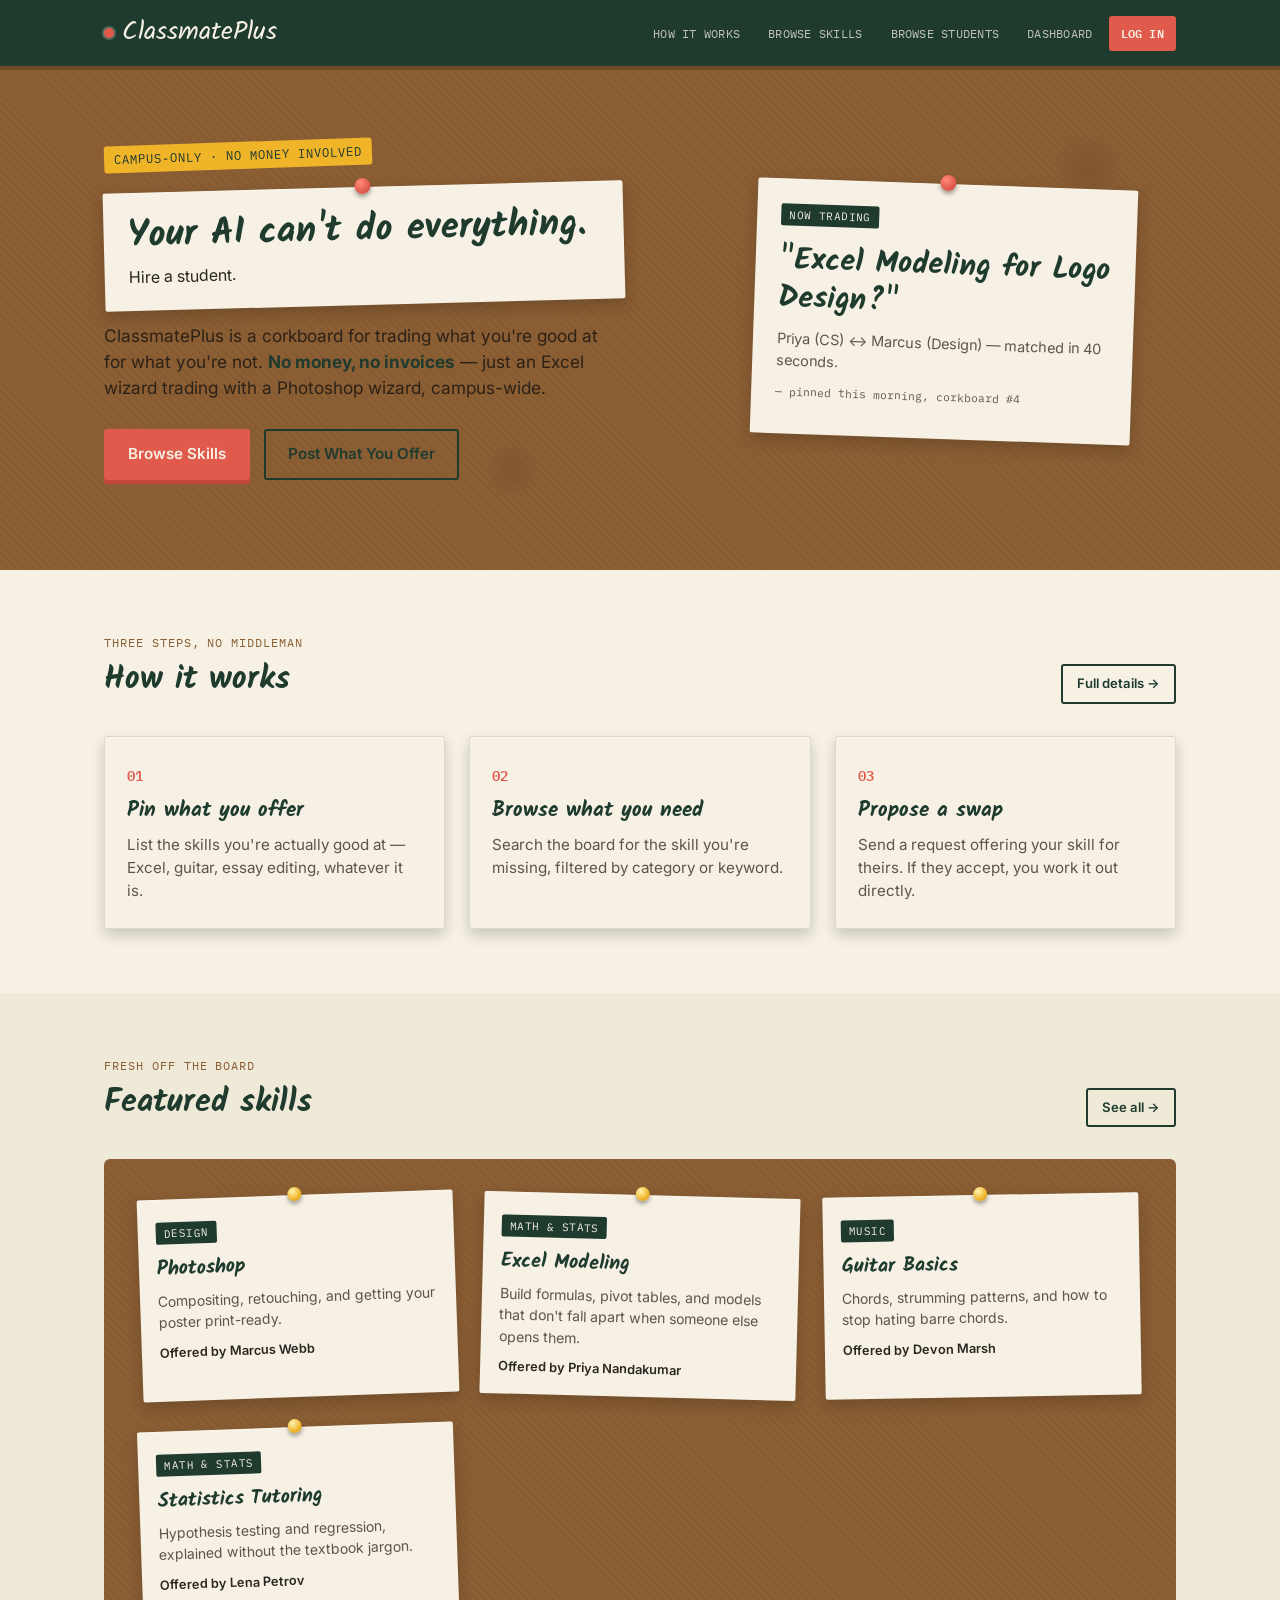
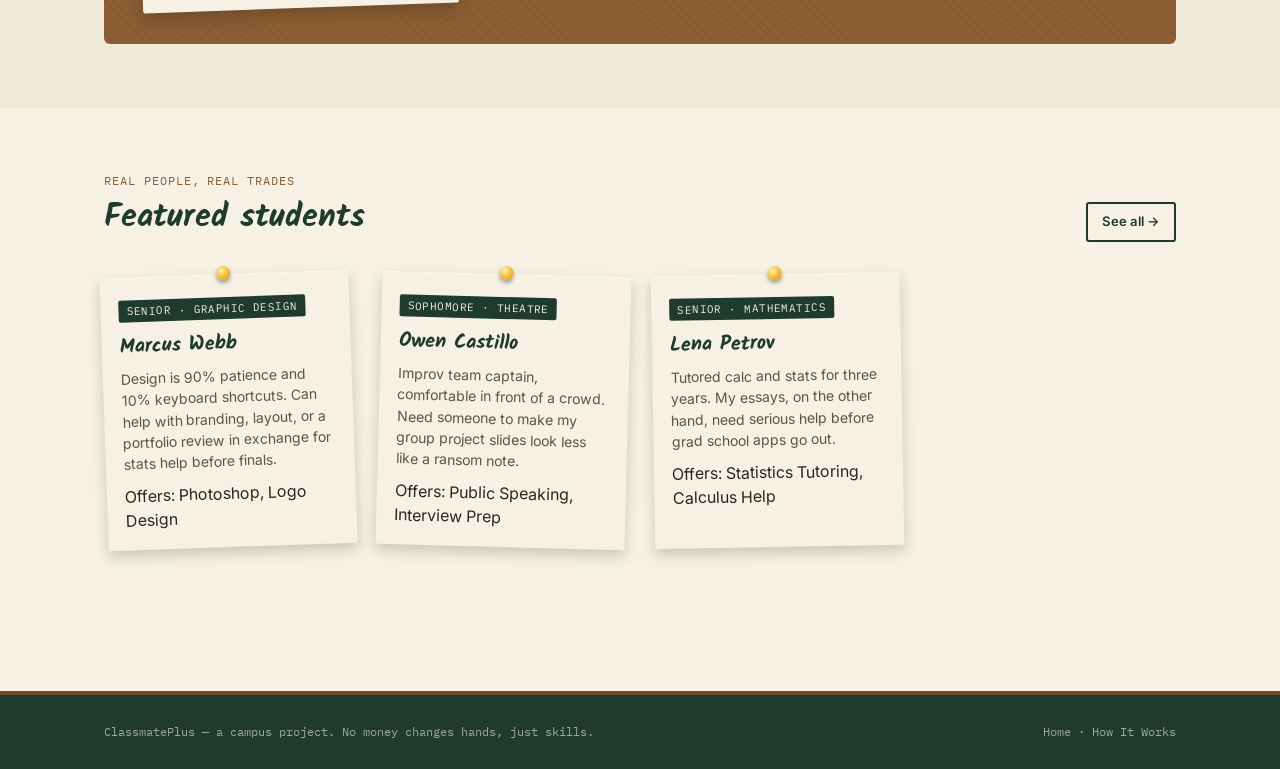
<file: index.html>
<!DOCTYPE html>
<html lang="en">
<head>
<meta charset="UTF-8">
<meta name="viewport" content="width=device-width, initial-scale=1.0">
<title>ClassmatePlus — Your AI can't do everything. Hire a student.</title>
<link rel="stylesheet" href="css/style.css">
</head>
<body data-page="home">

  <section class="corkboard">
    <div class="container hero-grid">
      <div class="hero-copy">
        <span class="eyebrow">Campus-only · No money involved</span>
        <div class="pin-card" style="max-width:520px; transform:rotate(-1.5deg);">
          <h1 style="font-family:var(--font-display); font-size:2.3rem; margin:0 0 6px; color:var(--board); line-height:1.2;">
            Your AI can't do everything.
          </h1>
          <p class="tagline-2" style="margin:0;">Hire a student.</p>
        </div>
        <p class="sub">ClassmatePlus is a corkboard for trading what you're good at for what you're not.
          <strong>No money, no invoices</strong> — just an Excel wizard trading with a Photoshop
          wizard, campus-wide.</p>
        <div class="hero-actions">
          <a href="pages/browse-skills.html" class="btn btn-primary">Browse Skills</a>
          <a href="pages/login-register.html" class="btn btn-outline">Post What You Offer</a>
        </div>
      </div>

      <div class="hero-card pin-card">
        <span class="tag">Now Trading</span>
        <h1>"Excel Modeling for Logo Design?"</h1>
        <p style="font-size:0.9rem; color:var(--ink-soft); margin:0 0 6px;">
          Priya (CS) ↔ Marcus (Design) — matched in 40 seconds.
        </p>
        <p class="scribble">— pinned this morning, corkboard #4</p>
      </div>
    </div>
  </section>

  <section class="section">
    <div class="container">
      <div class="section-head">
        <div>
          <p class="eyebrow-line">Three steps, no middleman</p>
          <h2>How it works</h2>
        </div>
        <a href="pages/how-it-works.html" class="btn btn-outline btn-sm">Full details →</a>
      </div>
      <div class="steps">
        <div class="step-card">
          <span class="step-num">01</span>
          <h3>Pin what you offer</h3>
          <p>List the skills you're actually good at — Excel, guitar, essay editing, whatever it is.</p>
        </div>
        <div class="step-card">
          <span class="step-num">02</span>
          <h3>Browse what you need</h3>
          <p>Search the board for the skill you're missing, filtered by category or keyword.</p>
        </div>
        <div class="step-card">
          <span class="step-num">03</span>
          <h3>Propose a swap</h3>
          <p>Send a request offering your skill for theirs. If they accept, you work it out directly.</p>
        </div>
      </div>
    </div>
  </section>

  <section class="section section-alt">
    <div class="container">
      <div class="section-head">
        <div>
          <p class="eyebrow-line">Fresh off the board</p>
          <h2>Featured skills</h2>
        </div>
        <a href="pages/browse-skills.html" class="btn btn-outline btn-sm">See all →</a>
      </div>
      <div class="board-panel">
        <div class="card-grid" id="featured-skills"></div>
      </div>
    </div>
  </section>

  <section class="section">
    <div class="container">
      <div class="section-head">
        <div>
          <p class="eyebrow-line">Real people, real trades</p>
          <h2>Featured students</h2>
        </div>
        <a href="pages/browse-students.html" class="btn btn-outline btn-sm">See all →</a>
      </div>
      <div class="card-grid" id="featured-students"></div>
    </div>
  </section>

  <script src="js/data.js"></script>
  <script src="js/nav.js"></script>
  <script>
    const featuredSkillIds = ["k3", "k1", "k8", "k16"];
    const skillsEl = document.getElementById("featured-skills");
    featuredSkillIds.forEach(id => {
      const skill = SKILLS.find(s => s.id === id);
      const owner = getOwner(skill.ownerId);
      skillsEl.insertAdjacentHTML("beforeend", `
        <div class="skill-card" onclick="location.href='pages/student-profile.html?id=${owner.id}'">
          <span class="tag">${skill.category}</span>
          <h3>${skill.name}</h3>
          <p>${skill.description}</p>
          <div class="owner">Offered by ${owner.name}</div>
        </div>
      `);
    });

    const featuredStudentIds = ["s2", "s6", "s7"];
    const studentsEl = document.getElementById("featured-students");
    featuredStudentIds.forEach(id => {
      const st = STUDENTS.find(s => s.id === id);
      studentsEl.insertAdjacentHTML("beforeend", `
        <div class="student-card" onclick="location.href='pages/student-profile.html?id=${st.id}'">
          <span class="tag">${st.campus}</span>
          <h3>${st.name}</h3>
          <p>${st.bio}</p>
          <div class="owner">Offers: ${st.skillsOffered.slice(0,2).join(", ")}</div>
        </div>
      `);
    });
  </script>
</body>
</html>
</file>
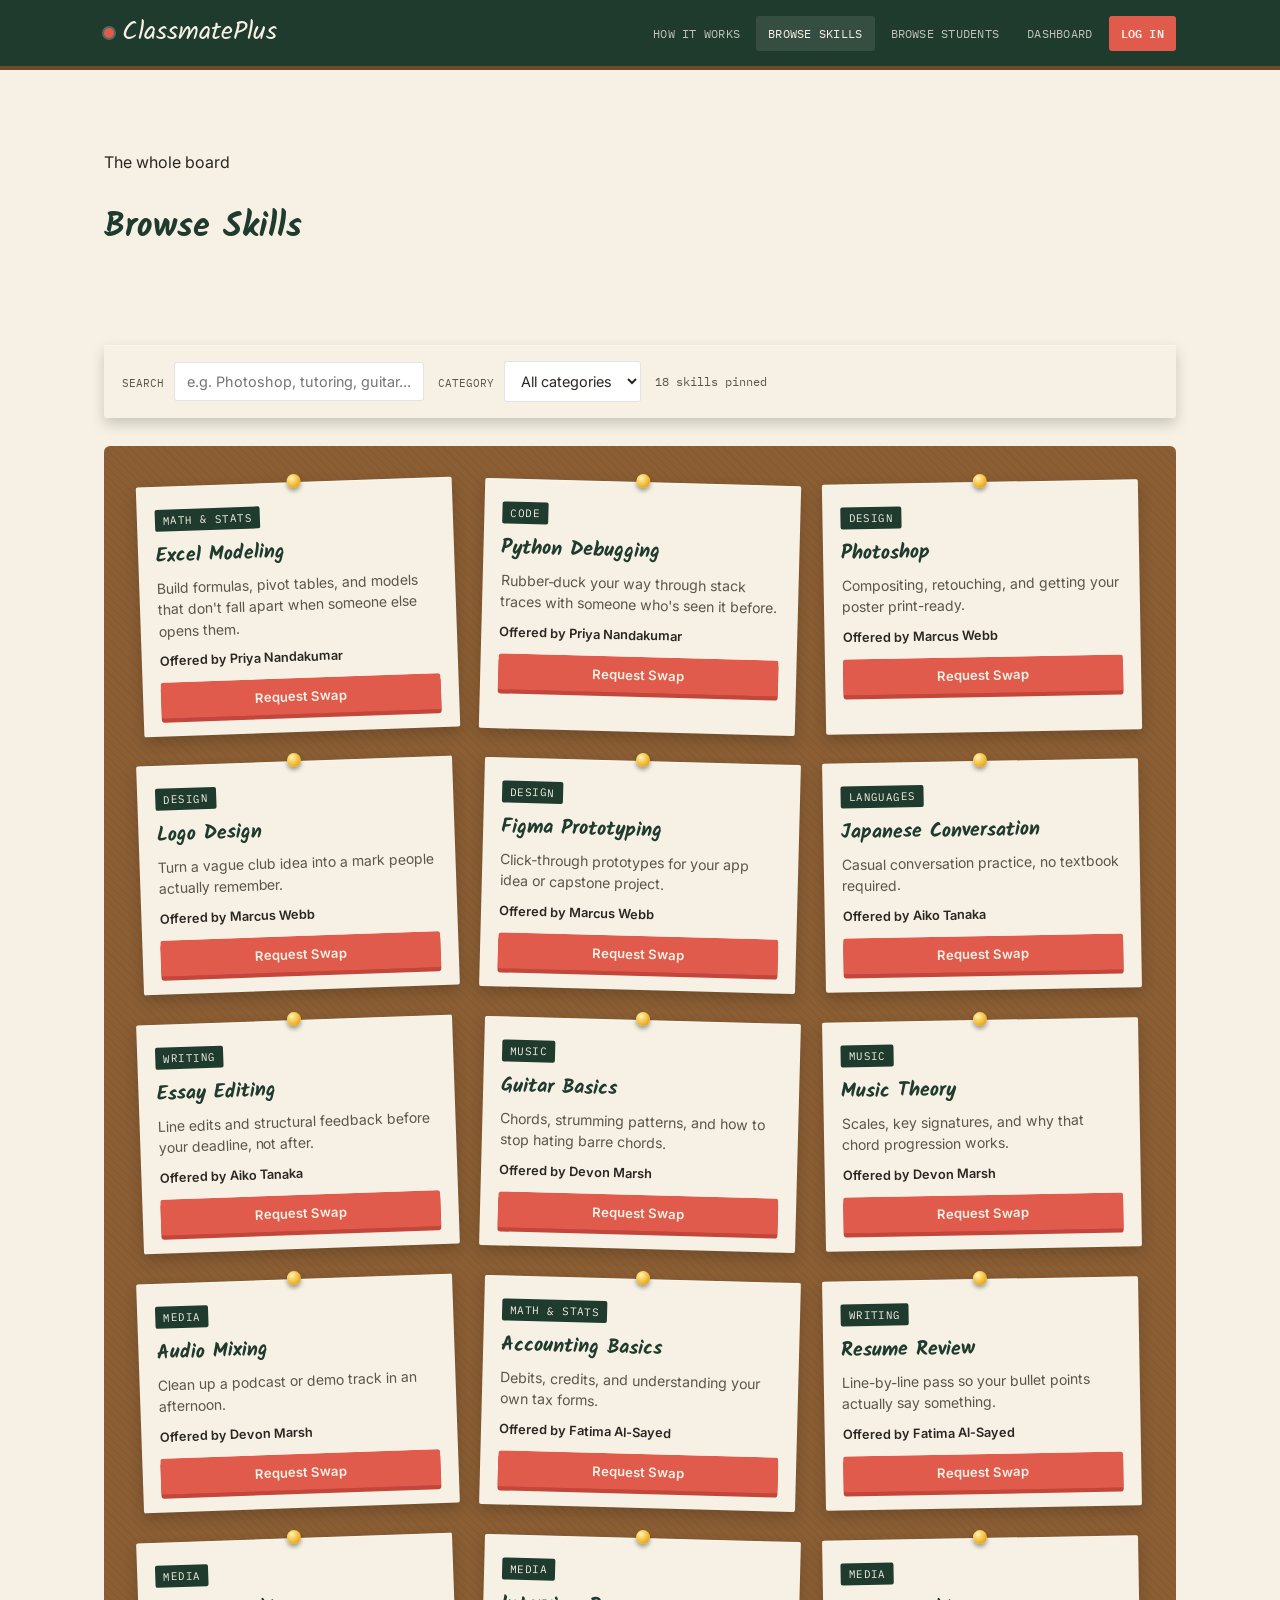
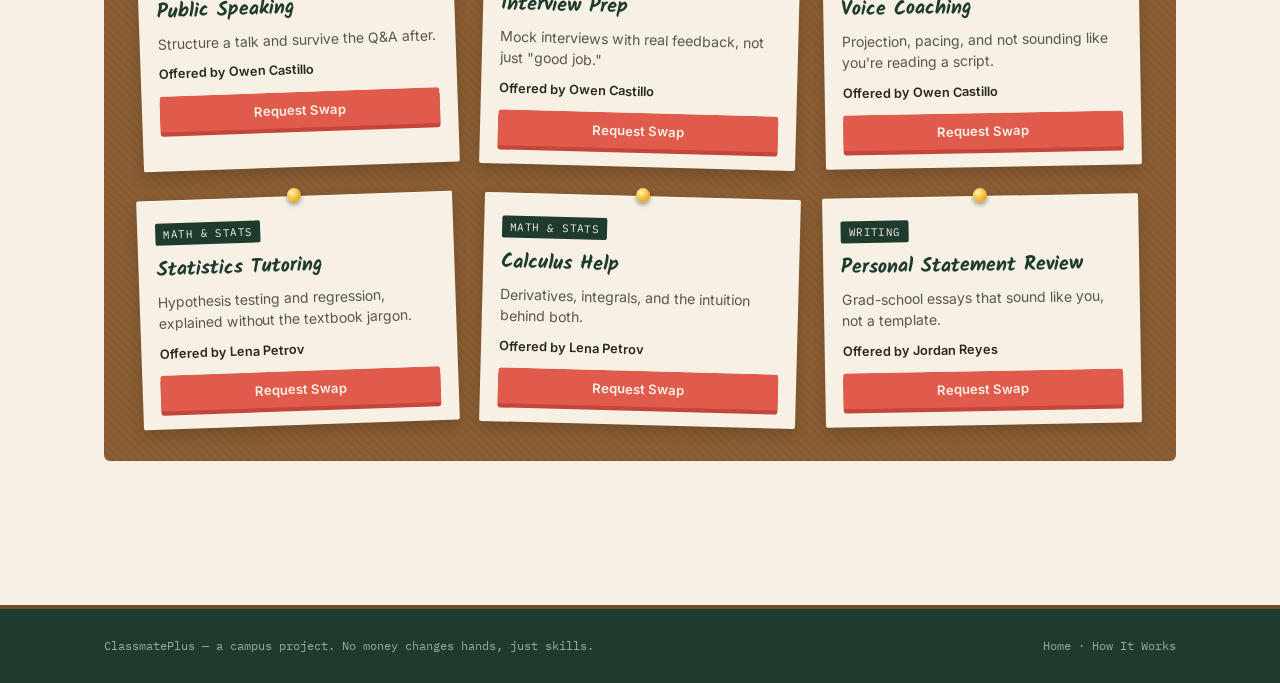
<file: pages/browse-skills.html>
<!DOCTYPE html>
<html lang="en">
<head>
<meta charset="UTF-8">
<meta name="viewport" content="width=device-width, initial-scale=1.0">
<title>Browse Skills — ClassmatePlus</title>
<link rel="stylesheet" href="../css/style.css">
</head>
<body data-page="browse-skills">

  <section class="section" style="padding-bottom:0;">
    <div class="container">
      <p class="eyebrow-line">The whole board</p>
      <h2 style="font-family:var(--font-display); font-size:2.1rem; color:var(--board);">Browse Skills</h2>
    </div>
  </section>

  <section class="section">
    <div class="container">
      <div class="filter-bar">
        <div>
          <label for="search">Search</label>
          <input type="text" id="search" placeholder="e.g. Photoshop, tutoring, guitar...">
        </div>
        <div>
          <label for="category">Category</label>
          <select id="category">
            <option value="">All categories</option>
          </select>
        </div>
        <span id="result-count" style="font-family:var(--font-mono); font-size:0.78rem; color:var(--ink-soft);"></span>
      </div>

      <div class="board-panel">
        <div class="card-grid" id="skills-grid"></div>
        <div class="empty-state" id="empty-state" style="display:none;">
          <h3>No pins match that search</h3>
          <p>Try a different keyword or clear the category filter.</p>
        </div>
      </div>
    </div>
  </section>

  <!-- Swap request modal -->
  <div class="modal-overlay" id="swap-modal">
    <div class="modal">
      <button class="modal-close" id="modal-close" aria-label="Close">&times;</button>
      <h3>Propose a swap</h3>
      <p id="modal-context" style="color:var(--ink-soft); font-size:0.9rem;"></p>
      <div class="field">
        <label for="offer-select">Offer one of your skills</label>
        <select id="offer-select"></select>
      </div>
      <div class="modal-actions">
        <button class="btn btn-primary btn-block" id="modal-send">Send request</button>
      </div>
    </div>
  </div>

  <script src="../js/data.js"></script>
  <script src="../js/nav.js"></script>
  <script src="../js/browse.js"></script>
  <script>initBrowseSkills();</script>
</body>
</html>
</file>
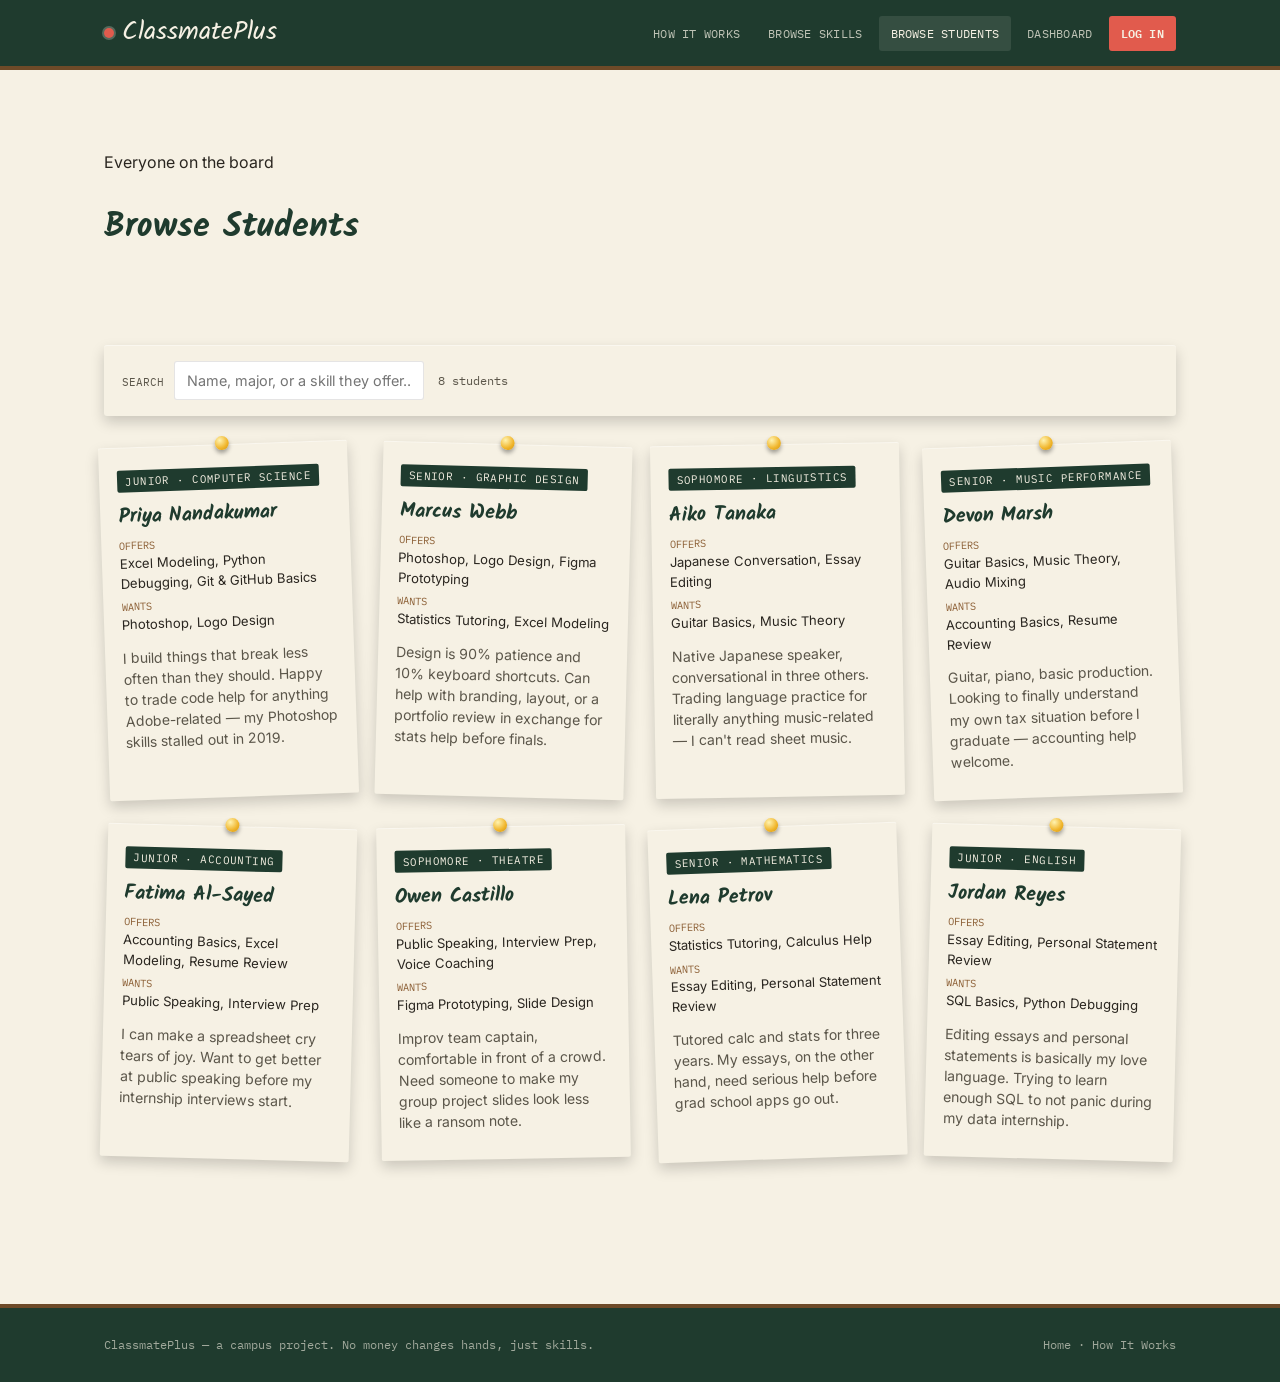
<file: pages/browse-students.html>
<!DOCTYPE html>
<html lang="en">
<head>
<meta charset="UTF-8">
<meta name="viewport" content="width=device-width, initial-scale=1.0">
<title>Browse Students — ClassmatePlus</title>
<link rel="stylesheet" href="../css/style.css">
</head>
<body data-page="browse-students">

  <section class="section" style="padding-bottom:0;">
    <div class="container">
      <p class="eyebrow-line">Everyone on the board</p>
      <h2 style="font-family:var(--font-display); font-size:2.1rem; color:var(--board);">Browse Students</h2>
    </div>
  </section>

  <section class="section">
    <div class="container">
      <div class="filter-bar">
        <div>
          <label for="search">Search</label>
          <input type="text" id="search" placeholder="Name, major, or a skill they offer...">
        </div>
        <span id="result-count" style="font-family:var(--font-mono); font-size:0.78rem; color:var(--ink-soft);"></span>
      </div>
      <div class="card-grid" id="students-grid"></div>
      <div class="empty-state" id="empty-state" style="display:none; color: var(--ink-soft);">
        <h3 style="color:var(--board);">No students match that search</h3>
        <p style="color:var(--ink-soft);">Try a different name or skill keyword.</p>
      </div>
    </div>
  </section>

  <script src="../js/data.js"></script>
  <script src="../js/nav.js"></script>
  <script src="../js/browse.js"></script>
  <script>initBrowseStudents();</script>
</body>
</html>
</file>
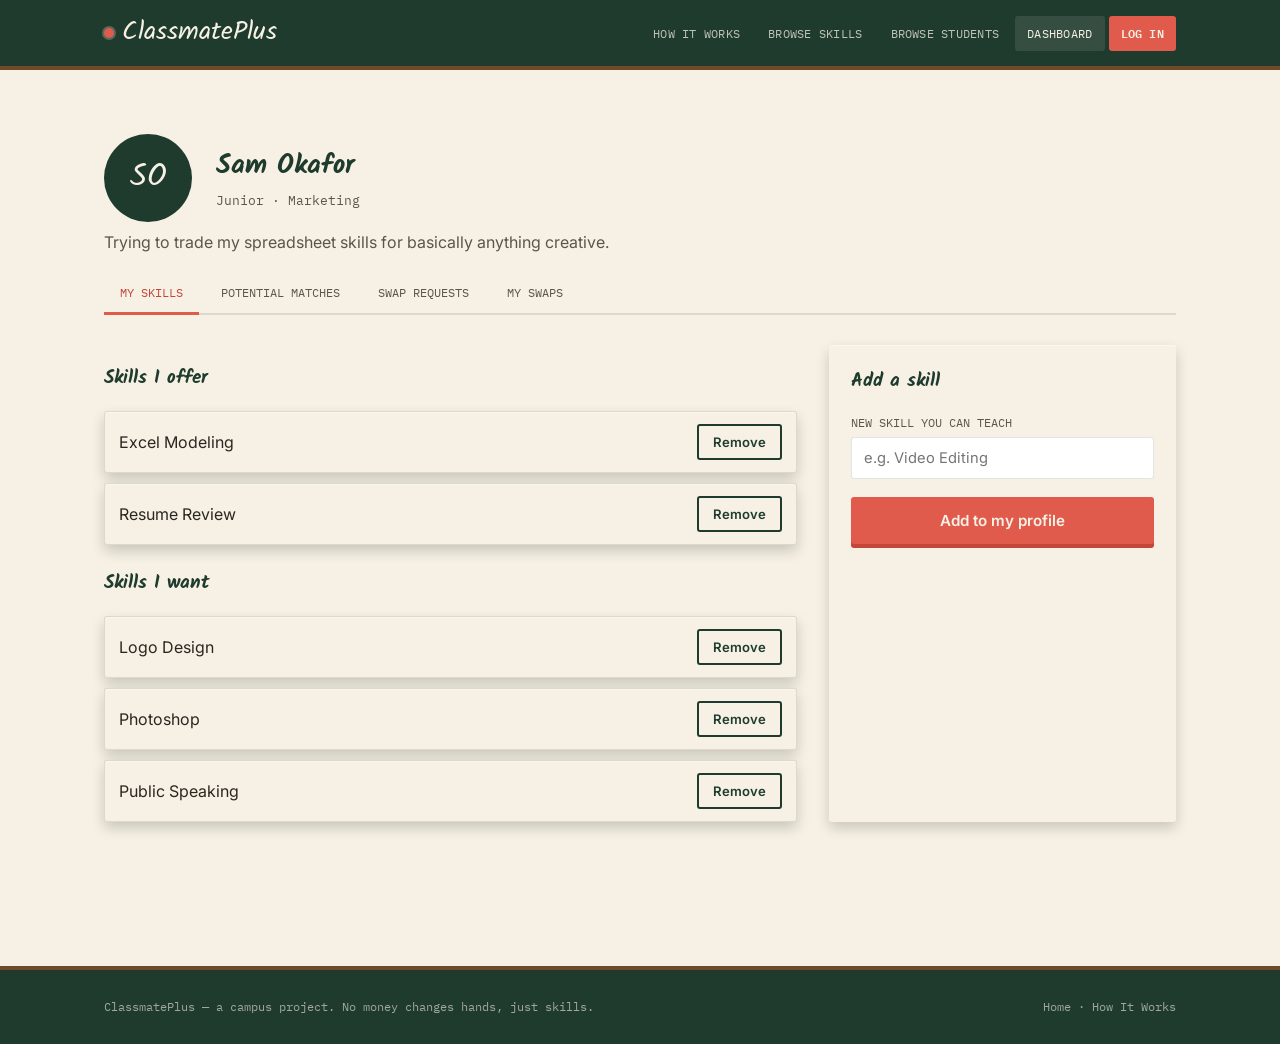
<file: pages/dashboard.html>
<!DOCTYPE html>
<html lang="en">
<head>
<meta charset="UTF-8">
<meta name="viewport" content="width=device-width, initial-scale=1.0">
<title>Dashboard — ClassmatePlus</title>
<link rel="stylesheet" href="../css/style.css">
</head>
<body data-page="dashboard">

  <section class="section">
    <div class="container">
      <div class="profile-head" style="margin-bottom:8px;">
        <div class="avatar" id="me-avatar"></div>
        <div>
          <h1 id="me-name" style="font-size:1.7rem;"></h1>
          <div class="campus-tag" id="me-campus"></div>
        </div>
      </div>
      <p style="color:var(--ink-soft); max-width:60ch; margin-top:8px;" id="me-bio"></p>

      <div class="dash-tabs">
        <button class="active" data-tab="skills">My Skills</button>
        <button data-tab="matches">Potential Matches</button>
        <button data-tab="requests">Swap Requests</button>
        <button data-tab="swaps">My Swaps</button>
      </div>

      <!-- MY SKILLS -->
      <div class="dash-panel active" id="panel-skills">
        <div class="profile-cols" style="margin-top:0;">
          <div>
            <h3 style="font-family:var(--font-display); color:var(--board);">Skills I offer</h3>
            <ul class="skill-list" id="my-offered"></ul>
            <h3 style="font-family:var(--font-display); color:var(--board); margin-top:24px;">Skills I want</h3>
            <ul class="skill-list" id="my-wanted"></ul>
          </div>
          <div class="side-card">
            <h3>Add a skill</h3>
            <div class="field">
              <label for="new-skill">New skill you can teach</label>
              <input type="text" id="new-skill" placeholder="e.g. Video Editing">
            </div>
            <button class="btn btn-primary btn-block" id="add-skill-btn">Add to my profile</button>
          </div>
        </div>
      </div>

      <!-- POTENTIAL MATCHES -->
      <div class="dash-panel" id="panel-matches">
        <p style="color:var(--ink-soft); margin-bottom:20px;">
          Students whose "wanted" skills overlap with what you offer — these are suggested, not
          requested yet.
        </p>
        <div id="matches-list"></div>
      </div>

      <!-- SWAP REQUESTS -->
      <div class="dash-panel" id="panel-requests">
        <p style="color:var(--ink-soft); margin-bottom:20px;">
          Requests you've sent or received that are still pending.
        </p>
        <div id="requests-list"></div>
      </div>

      <!-- MY SWAPS -->
      <div class="dash-panel" id="panel-swaps">
        <p style="color:var(--ink-soft); margin-bottom:20px;">
          Accepted and completed swaps.
        </p>
        <div id="swaps-list"></div>
      </div>
    </div>
  </section>

  <script src="../js/data.js"></script>
  <script src="../js/nav.js"></script>
  <script src="../js/dashboard.js"></script>
</body>
</html>
</file>
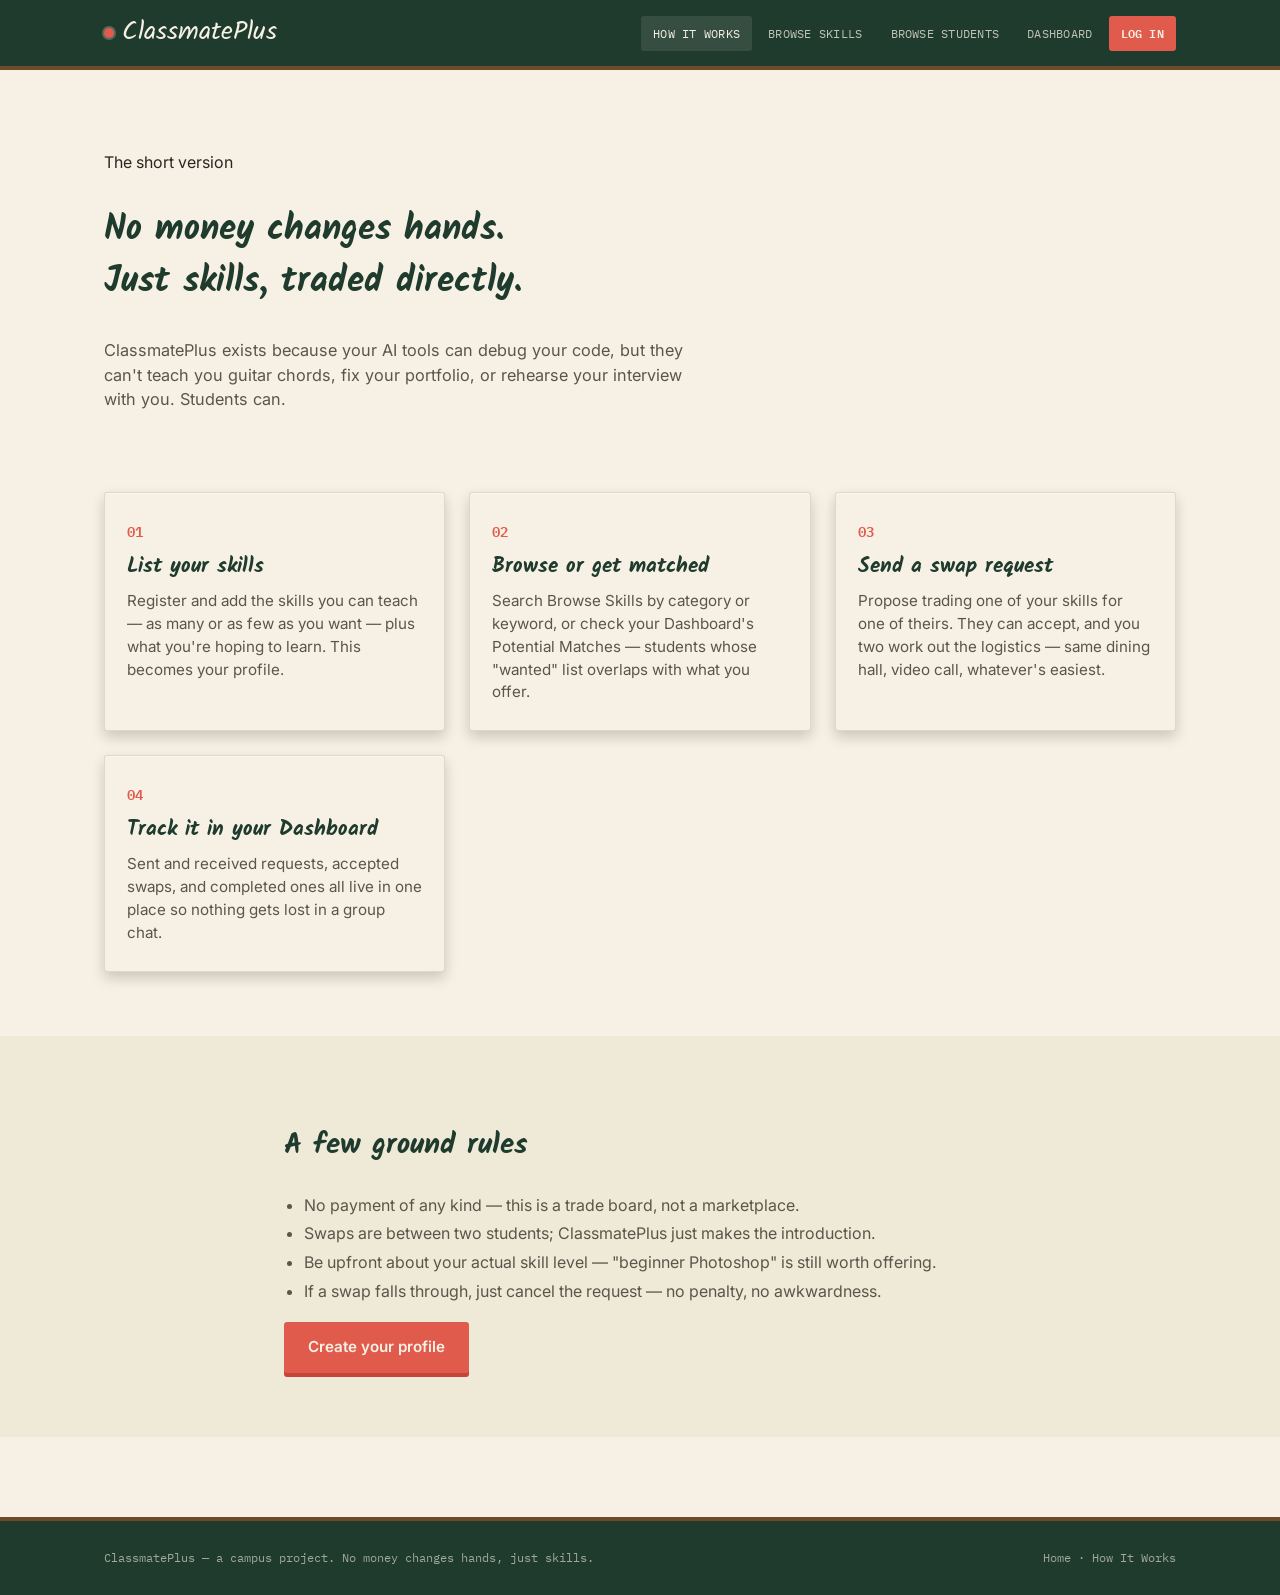
<file: pages/how-it-works.html>
<!DOCTYPE html>
<html lang="en">
<head>
<meta charset="UTF-8">
<meta name="viewport" content="width=device-width, initial-scale=1.0">
<title>How It Works — ClassmatePlus</title>
<link rel="stylesheet" href="../css/style.css">
</head>
<body data-page="how-it-works">

  <section class="section" style="padding-bottom:0;">
    <div class="container">
      <p class="eyebrow-line">The short version</p>
      <h2 style="font-family:var(--font-display); font-size:2.2rem; color:var(--board); max-width:26ch;">
        No money changes hands. Just skills, traded directly.
      </h2>
      <p style="max-width:60ch; color:var(--ink-soft); font-size:1.02rem;">
        ClassmatePlus exists because your AI tools can debug your code, but they can't teach you
        guitar chords, fix your portfolio, or rehearse your interview with you. Students can.
      </p>
    </div>
  </section>

  <section class="section">
    <div class="container">
      <div class="steps">
        <div class="step-card">
          <span class="step-num">01</span>
          <h3>List your skills</h3>
          <p>Register and add the skills you can teach — as many or as few as you want — plus what
             you're hoping to learn. This becomes your profile.</p>
        </div>
        <div class="step-card">
          <span class="step-num">02</span>
          <h3>Browse or get matched</h3>
          <p>Search Browse Skills by category or keyword, or check your Dashboard's Potential
             Matches — students whose "wanted" list overlaps with what you offer.</p>
        </div>
        <div class="step-card">
          <span class="step-num">03</span>
          <h3>Send a swap request</h3>
          <p>Propose trading one of your skills for one of theirs. They can accept, and you two work
             out the logistics — same dining hall, video call, whatever's easiest.</p>
        </div>
        <div class="step-card">
          <span class="step-num">04</span>
          <h3>Track it in your Dashboard</h3>
          <p>Sent and received requests, accepted swaps, and completed ones all live in one place
             so nothing gets lost in a group chat.</p>
        </div>
      </div>
    </div>
  </section>

  <section class="section section-alt">
    <div class="container" style="max-width:760px;">
      <h2 style="font-family:var(--font-display); color:var(--board); font-size:1.8rem;">A few ground rules</h2>
      <ul style="color:var(--ink-soft); line-height:1.8; padding-left:20px;">
        <li>No payment of any kind — this is a trade board, not a marketplace.</li>
        <li>Swaps are between two students; ClassmatePlus just makes the introduction.</li>
        <li>Be upfront about your actual skill level — "beginner Photoshop" is still worth offering.</li>
        <li>If a swap falls through, just cancel the request — no penalty, no awkwardness.</li>
      </ul>
      <a href="login-register.html" class="btn btn-primary">Create your profile</a>
    </div>
  </section>

  <script src="../js/data.js"></script>
  <script src="../js/nav.js"></script>
</body>
</html>
</file>
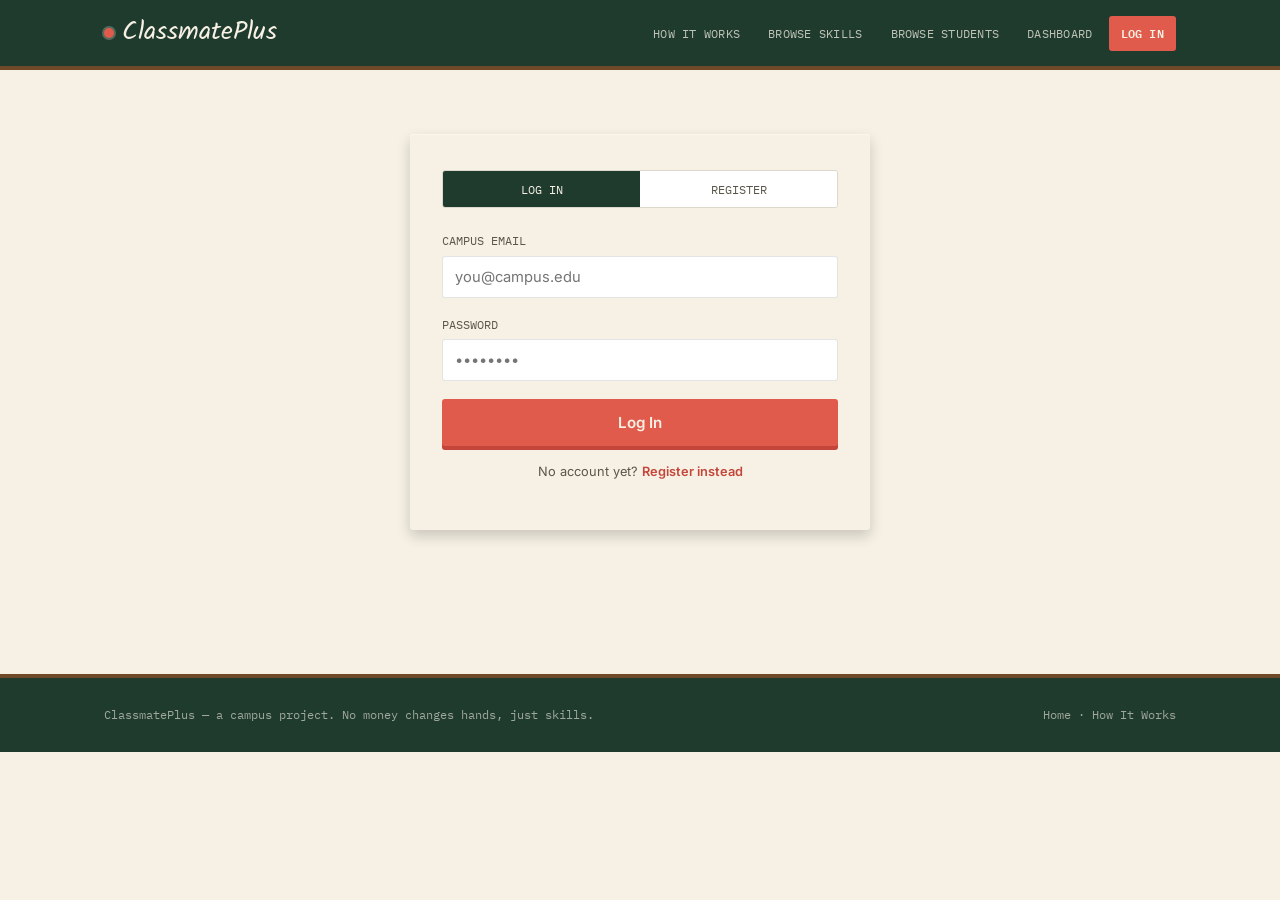
<file: pages/login-register.html>
<!DOCTYPE html>
<html lang="en">
<head>
<meta charset="UTF-8">
<meta name="viewport" content="width=device-width, initial-scale=1.0">
<title>Log In / Register — ClassmatePlus</title>
<link rel="stylesheet" href="../css/style.css">
</head>
<body data-page="login">

  <section class="section">
    <div class="container">
      <div class="form-shell">
        <div class="form-tabs">
          <button id="tab-login" class="active" onclick="switchTab('login')">Log In</button>
          <button id="tab-register" onclick="switchTab('register')">Register</button>
        </div>

        <!-- LOG IN -->
        <form id="login-form" novalidate>
          <div class="field" id="login-email-field">
            <label for="login-email">Campus email</label>
            <input type="email" id="login-email" placeholder="you@campus.edu" required>
            <div class="error-msg">Enter a valid email address.</div>
          </div>
          <div class="field" id="login-password-field">
            <label for="login-password">Password</label>
            <input type="password" id="login-password" placeholder="••••••••" required>
            <div class="error-msg">Password must be at least 8 characters.</div>
          </div>
          <button type="submit" class="btn btn-primary btn-block">Log In</button>
          <p class="form-note">No account yet? <a href="#" onclick="switchTab('register'); return false;" style="color:var(--coral-dark); font-weight:600;">Register instead</a></p>
        </form>

        <!-- REGISTER -->
        <form id="register-form" novalidate style="display:none;">
          <div class="field" id="reg-name-field">
            <label for="reg-name">Full name</label>
            <input type="text" id="reg-name" placeholder="Jordan Reyes" required>
            <div class="error-msg">Enter your name.</div>
          </div>
          <div class="field" id="reg-email-field">
            <label for="reg-email">Campus email</label>
            <input type="email" id="reg-email" placeholder="you@campus.edu" required>
            <div class="error-msg">Enter a valid email address.</div>
          </div>
          <div class="field" id="reg-password-field">
            <label for="reg-password">Password</label>
            <input type="password" id="reg-password" placeholder="At least 8 characters" required>
            <div class="error-msg">Password must be at least 8 characters.</div>
          </div>
          <div class="field" id="reg-offer-field">
            <label for="reg-offer">Skills I can teach</label>
            <input type="text" id="reg-offer" placeholder="e.g. Excel Modeling, Guitar Basics" required>
            <div class="error-msg">List at least one skill you can offer.</div>
          </div>
          <div class="field" id="reg-want-field">
            <label for="reg-want">Skills I want to learn</label>
            <input type="text" id="reg-want" placeholder="e.g. Photoshop, Public Speaking" required>
            <div class="error-msg">List at least one skill you're hoping to learn.</div>
          </div>
          <button type="submit" class="btn btn-primary btn-block">Create Account</button>
          <p class="form-note">Already have an account? <a href="#" onclick="switchTab('login'); return false;" style="color:var(--coral-dark); font-weight:600;">Log in instead</a></p>
        </form>
      </div>
    </div>
  </section>

  <script src="../js/data.js"></script>
  <script src="../js/nav.js"></script>
  <script src="../js/auth.js"></script>
</body>
</html>
</file>
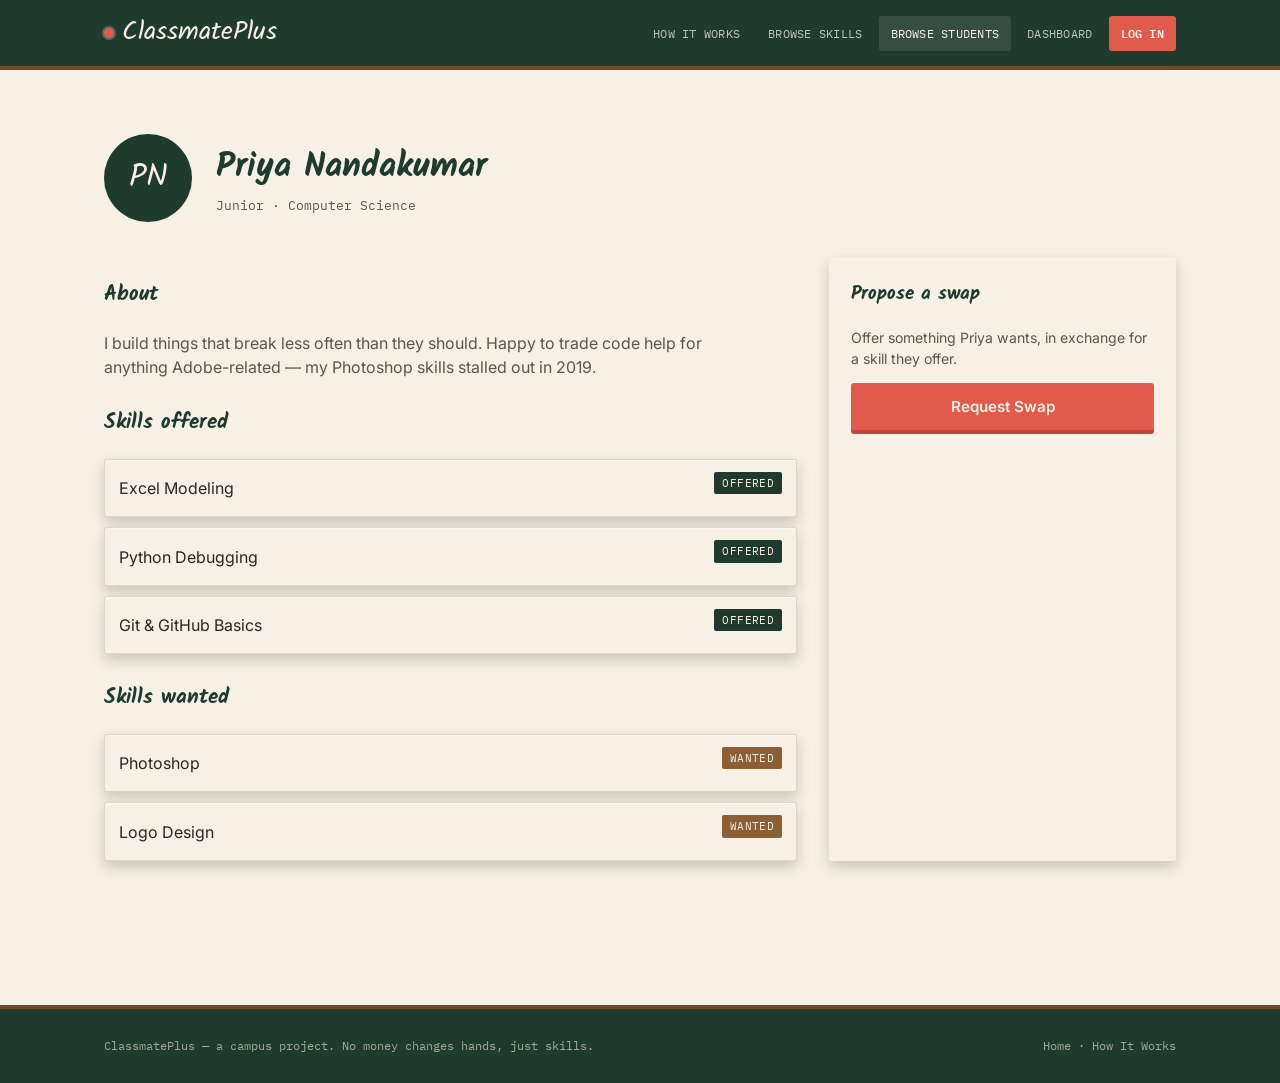
<file: pages/student-profile.html>
<!DOCTYPE html>
<html lang="en">
<head>
<meta charset="UTF-8">
<meta name="viewport" content="width=device-width, initial-scale=1.0">
<title>Student Profile — ClassmatePlus</title>
<link rel="stylesheet" href="../css/style.css">
</head>
<body data-page="browse-students">

  <section class="section">
    <div class="container" id="profile-root">
      <!-- filled by profile.js -->
    </div>
  </section>

  <!-- Swap request modal (reused) -->
  <div class="modal-overlay" id="swap-modal">
    <div class="modal">
      <button class="modal-close" id="modal-close" aria-label="Close">&times;</button>
      <h3>Propose a swap</h3>
      <p id="modal-context" style="color:var(--ink-soft); font-size:0.9rem;"></p>
      <div class="field">
        <label for="offer-select">Offer one of your skills</label>
        <select id="offer-select"></select>
      </div>
      <div class="field">
        <label for="want-select">For their...</label>
        <select id="want-select"></select>
      </div>
      <div class="modal-actions">
        <button class="btn btn-primary btn-block" id="modal-send">Send request</button>
      </div>
    </div>
  </div>

  <script src="../js/data.js"></script>
  <script src="../js/nav.js"></script>
  <script src="../js/profile.js"></script>
</body>
</html>
</file>
<file: css/style.css>
/* ==========================================================================
   ClassmatePlus — design tokens
   Corkboard / index-card identity. No cream+terracotta, no dark+neon.
   ========================================================================== */

@import url('https://fonts.googleapis.com/css2?family=Kalam:wght@400;700&family=Inter:wght@400;500;600;700&family=IBM+Plex+Mono:wght@500;600&display=swap');

:root{
  --cork:        #8B5E34;
  --cork-dark:   #6E4A28;
  --board:       #1F3B2E;
  --board-light: #2A4D3A;
  --card:        #F6F1E4;
  --card-shadow: #D9D0B8;
  --ink:         #2A2620;
  --ink-soft:    #5B564A;
  --yellow:      #F0B429;
  --coral:       #E15B4D;
  --coral-dark:  #C4463A;
  --line:        rgba(42,38,32,0.12);

  --font-display: 'Kalam', cursive;
  --font-body: 'Inter', system-ui, sans-serif;
  --font-mono: 'IBM Plex Mono', monospace;

  --radius: 3px;
  --shadow-card: 0 6px 14px rgba(0,0,0,0.18), 0 1px 0 rgba(255,255,255,0.4) inset;
  --shadow-card-hover: 0 14px 26px rgba(0,0,0,0.24);
}

*{ box-sizing: border-box; }
html{ scroll-behavior: smooth; }
body{
  margin: 0;
  font-family: var(--font-body);
  color: var(--ink);
  background: var(--card);
  line-height: 1.5;
}

a{ color: inherit; text-decoration: none; }
img{ max-width: 100%; display:block; }
button{ font-family: inherit; cursor: pointer; }
input, select, textarea{ font-family: inherit; }

.container{
  max-width: 1120px;
  margin: 0 auto;
  padding: 0 24px;
}

/* Reduced motion */
@media (prefers-reduced-motion: reduce){
  *{ animation: none !important; transition: none !important; }
}

/* ---------------- Navbar ---------------- */
.navbar{
  background: var(--board);
  border-bottom: 4px solid var(--cork-dark);
}
.navbar .container{
  display: flex;
  align-items: center;
  justify-content: space-between;
  padding-top: 14px;
  padding-bottom: 14px;
  flex-wrap: wrap;
  gap: 12px;
}
.navbar .brand{
  font-family: var(--font-display);
  font-size: 1.6rem;
  color: var(--card);
  display: flex;
  align-items: center;
  gap: 8px;
}
.navbar .brand .pin{
  width: 10px; height: 10px; border-radius: 50%;
  background: var(--coral);
  box-shadow: 0 0 0 2px rgba(246,241,228,0.25);
  display:inline-block;
}
.navbar nav{
  display: flex;
  gap: 4px;
  flex-wrap: wrap;
}
.navbar nav a{
  font-family: var(--font-mono);
  font-size: 0.78rem;
  letter-spacing: 0.02em;
  text-transform: uppercase;
  color: rgba(246,241,228,0.75);
  padding: 8px 12px;
  border-radius: var(--radius);
  transition: background 0.15s ease, color 0.15s ease;
}
.navbar nav a:hover, .navbar nav a.active{
  color: var(--card);
  background: rgba(246,241,228,0.1);
}
.navbar .cta{
  background: var(--coral);
  color: var(--card) !important;
  font-weight: 600;
}
.navbar .cta:hover{ background: var(--coral-dark); }
.navbar .menu-toggle{
  display:none;
  background:none;
  border:none;
  color: var(--card);
  font-size: 1.4rem;
}

@media (max-width: 780px){
  .navbar .menu-toggle{ display:block; }
  .navbar nav{
    display: none;
    width: 100%;
    flex-direction: column;
    border-top: 1px solid rgba(246,241,228,0.15);
    padding-top: 10px;
  }
  .navbar nav.open{ display:flex; }
  .navbar nav a{ width: 100%; }
}

/* ---------------- Footer ---------------- */
.site-footer{
  background: var(--board);
  color: rgba(246,241,228,0.6);
  margin-top: 80px;
  border-top: 4px solid var(--cork-dark);
}
.site-footer .container{
  padding-top: 28px;
  padding-bottom: 28px;
  display:flex;
  justify-content: space-between;
  flex-wrap: wrap;
  gap: 10px;
  font-family: var(--font-mono);
  font-size: 0.75rem;
}
.site-footer a:hover{ color: var(--card); }

/* ---------------- Corkboard hero ---------------- */
.corkboard{
  background:
    radial-gradient(circle at 20% 30%, rgba(0,0,0,0.08) 0, transparent 3%),
    radial-gradient(circle at 70% 60%, rgba(0,0,0,0.08) 0, transparent 3%),
    radial-gradient(circle at 40% 80%, rgba(0,0,0,0.08) 0, transparent 3%),
    radial-gradient(circle at 85% 20%, rgba(0,0,0,0.08) 0, transparent 3%),
    repeating-linear-gradient(45deg, rgba(0,0,0,0.035) 0 2px, transparent 2px 6px),
    var(--cork);
  padding: 72px 0 90px;
  position: relative;
}

.hero-grid{
  display: grid;
  grid-template-columns: 1.1fr 0.9fr;
  gap: 40px;
  align-items: center;
}
@media (max-width: 860px){
  .hero-grid{ grid-template-columns: 1fr; }
}

.hero-copy .eyebrow{
  font-family: var(--font-mono);
  font-size: 0.78rem;
  letter-spacing: 0.08em;
  text-transform: uppercase;
  color: var(--board);
  background: var(--yellow);
  display: inline-block;
  padding: 4px 10px;
  border-radius: var(--radius);
  margin-bottom: 18px;
  transform: rotate(-2deg);
}
.hero-copy p.sub{
  font-size: 1.08rem;
  color: #2c2116;
  max-width: 46ch;
  margin: 18px 0 28px;
}
.hero-copy p.sub strong{ color: var(--board); }

/* pinned index card */
.pin-card{
  background: var(--card);
  border-radius: 2px;
  padding: 22px 24px;
  box-shadow: var(--shadow-card);
  position: relative;
  transform: rotate(-3deg);
  transition: transform 0.2s ease, box-shadow 0.2s ease;
}
.pin-card:hover{
  transform: rotate(0deg) translateY(-3px);
  box-shadow: var(--shadow-card-hover);
}
.pin-card::before{
  content: "";
  position: absolute;
  top: -9px; left: 50%;
  transform: translateX(-50%);
  width: 16px; height: 16px;
  border-radius: 50%;
  background: radial-gradient(circle at 35% 30%, #ff8a75, var(--coral) 60%, var(--coral-dark) 100%);
  box-shadow: 0 3px 4px rgba(0,0,0,0.35);
}
.hero-card{
  transform: rotate(2deg);
  max-width: 380px;
  margin: 0 auto;
}
.hero-card h1{
  font-family: var(--font-display);
  font-size: 1.9rem;
  line-height: 1.25;
  margin: 6px 0 10px;
  color: var(--board);
}
.hero-card .tagline-2{
  font-family: var(--font-display);
  color: var(--coral-dark);
  font-size: 1.6rem;
}
.hero-card .scribble{
  font-family: var(--font-mono);
  font-size: 0.7rem;
  color: var(--ink-soft);
  margin-top: 12px;
}

/* buttons */
.btn{
  display: inline-flex;
  align-items: center;
  gap: 8px;
  font-weight: 600;
  font-size: 0.95rem;
  padding: 12px 22px;
  border-radius: var(--radius);
  border: 2px solid transparent;
  transition: transform 0.12s ease, box-shadow 0.12s ease, background 0.15s ease;
}
.btn:active{ transform: translateY(1px); }
.btn-primary{
  background: var(--coral);
  color: var(--card);
  box-shadow: 0 4px 0 var(--coral-dark);
}
.btn-primary:hover{ background: #e86a5d; }
.btn-primary:active{ box-shadow: 0 2px 0 var(--coral-dark); }
.btn-outline{
  background: transparent;
  color: var(--board);
  border-color: var(--board);
}
.btn-outline:hover{ background: var(--board); color: var(--card); }
.btn-outline.on-dark{ color: var(--card); border-color: rgba(246,241,228,0.5); }
.btn-outline.on-dark:hover{ background: rgba(246,241,228,0.12); }
.btn-sm{ padding: 8px 14px; font-size: 0.82rem; }
.btn-block{ width: 100%; justify-content: center; }
.hero-actions{ display:flex; gap: 14px; flex-wrap: wrap; }

/* ---------------- Section headers ---------------- */
.section{ padding: 64px 0; }
.section-head{
  display:flex;
  justify-content: space-between;
  align-items: flex-end;
  flex-wrap: wrap;
  gap: 12px;
  margin-bottom: 32px;
}
.section-head h2{
  font-family: var(--font-display);
  font-size: 2rem;
  margin: 0;
  color: var(--board);
}
.section-head .eyebrow-line{
  font-family: var(--font-mono);
  font-size: 0.75rem;
  text-transform: uppercase;
  letter-spacing: 0.08em;
  color: var(--cork);
  margin: 0 0 4px;
}
.section-alt{ background: #EFE9D8; }

/* ---------------- How it works ---------------- */
.steps{
  display: grid;
  grid-template-columns: repeat(3, 1fr);
  gap: 24px;
}
@media (max-width: 780px){ .steps{ grid-template-columns: 1fr; } }
.step-card{
  background: var(--card);
  border: 1px solid var(--line);
  border-radius: var(--radius);
  padding: 26px 22px;
  box-shadow: var(--shadow-card);
}
.step-card .step-num{
  font-family: var(--font-mono);
  color: var(--coral);
  font-weight: 600;
  font-size: 0.85rem;
}
.step-card h3{
  font-family: var(--font-display);
  font-size: 1.3rem;
  margin: 8px 0 8px;
  color: var(--board);
}
.step-card p{ color: var(--ink-soft); margin: 0; font-size: 0.95rem; }

/* ---------------- Corkboard grid (Browse pages) ---------------- */
.board-panel{
  background:
    repeating-linear-gradient(45deg, rgba(0,0,0,0.035) 0 2px, transparent 2px 6px),
    var(--cork);
  border-radius: 6px;
  padding: 36px;
}
.card-grid{
  display: grid;
  grid-template-columns: repeat(auto-fill, minmax(240px, 1fr));
  gap: 30px 26px;
}

.skill-card, .student-card{
  background: var(--card);
  border-radius: 2px;
  padding: 20px 18px 18px;
  box-shadow: var(--shadow-card);
  position: relative;
  transition: transform 0.18s ease, box-shadow 0.18s ease;
  cursor: pointer;
}
.skill-card::before, .student-card::before{
  content: "";
  position: absolute;
  top: -8px; left: 50%;
  transform: translateX(-50%);
  width: 14px; height: 14px;
  border-radius: 50%;
  background: radial-gradient(circle at 35% 30%, #fff3b0, var(--yellow) 60%, #c9931c 100%);
  box-shadow: 0 3px 4px rgba(0,0,0,0.35);
}
.card-grid > *:nth-child(3n+1){ transform: rotate(-2deg); }
.card-grid > *:nth-child(3n+2){ transform: rotate(1.5deg); }
.card-grid > *:nth-child(3n){ transform: rotate(-1deg); }
.skill-card:hover, .student-card:hover{
  transform: rotate(0deg) translateY(-4px) !important;
  box-shadow: var(--shadow-card-hover);
}

.tag{
  display:inline-block;
  font-family: var(--font-mono);
  font-size: 0.68rem;
  text-transform: uppercase;
  letter-spacing: 0.04em;
  background: var(--board);
  color: var(--card);
  padding: 3px 8px;
  border-radius: 2px;
  margin-bottom: 10px;
}
.skill-card h3, .student-card h3{
  font-family: var(--font-display);
  font-size: 1.25rem;
  margin: 0 0 6px;
  color: var(--board);
}
.skill-card p, .student-card p{
  font-size: 0.88rem;
  color: var(--ink-soft);
  margin: 0 0 10px;
}
.skill-card .owner{
  font-size: 0.8rem;
  font-weight: 600;
  color: var(--ink);
}
.student-card .swap-preview{
  display:flex;
  flex-direction: column;
  gap: 6px;
  font-size: 0.82rem;
  margin-bottom: 12px;
}
.student-card .swap-preview span.label{
  font-family: var(--font-mono);
  font-size: 0.65rem;
  text-transform: uppercase;
  color: var(--cork);
  display:block;
}

/* ---------------- Filters ---------------- */
.filter-bar{
  display:flex;
  gap: 14px;
  flex-wrap: wrap;
  align-items: center;
  margin-bottom: 28px;
  background: var(--card);
  padding: 16px 18px;
  border-radius: var(--radius);
  box-shadow: var(--shadow-card);
}
.filter-bar input[type="text"], .filter-bar select{
  border: 1px solid var(--line);
  border-radius: var(--radius);
  padding: 10px 12px;
  font-size: 0.9rem;
  background: #fff;
  color: var(--ink);
}
.filter-bar input[type="text"]{ flex: 1; min-width: 200px; }
.filter-bar label{
  font-family: var(--font-mono);
  font-size: 0.7rem;
  text-transform: uppercase;
  color: var(--ink-soft);
  margin-right: 6px;
}
.empty-state{
  text-align:center;
  padding: 50px 20px;
  color: rgba(246,241,228,0.85);
}
.empty-state h3{ font-family: var(--font-display); font-size: 1.4rem; color: var(--card); }
.empty-state p{ font-family: var(--font-mono); font-size: 0.8rem; }

/* ---------------- Forms ---------------- */
.form-shell{
  max-width: 460px;
  margin: 0 auto;
  background: var(--card);
  border-radius: var(--radius);
  box-shadow: var(--shadow-card);
  padding: 36px 32px;
}
.form-tabs{
  display:flex;
  margin-bottom: 24px;
  border: 1px solid var(--line);
  border-radius: var(--radius);
  overflow:hidden;
}
.form-tabs button{
  flex:1;
  padding: 10px;
  background: #fff;
  border: none;
  font-family: var(--font-mono);
  font-size: 0.78rem;
  text-transform: uppercase;
  color: var(--ink-soft);
}
.form-tabs button.active{
  background: var(--board);
  color: var(--card);
}
.field{ margin-bottom: 18px; }
.field label{
  display:block;
  font-family: var(--font-mono);
  font-size: 0.72rem;
  text-transform: uppercase;
  color: var(--ink-soft);
  margin-bottom: 6px;
}
.field input, .field textarea{
  width: 100%;
  padding: 11px 12px;
  border: 1px solid var(--line);
  border-radius: var(--radius);
  font-size: 0.92rem;
  background: #fff;
}
.field input:focus, .field textarea:focus, .field select:focus, button:focus-visible, a:focus-visible{
  outline: 3px solid var(--yellow);
  outline-offset: 1px;
}
.field textarea{ resize: vertical; min-height: 70px; }
.field .error-msg{
  color: var(--coral-dark);
  font-size: 0.78rem;
  margin-top: 5px;
  display:none;
}
.field.invalid input{ border-color: var(--coral); }
.field.invalid .error-msg{ display:block; }
.form-note{ font-size: 0.8rem; color: var(--ink-soft); text-align:center; margin-top: 16px; }

/* ---------------- Profile page ---------------- */
.profile-head{
  display:flex;
  gap: 24px;
  align-items:center;
  flex-wrap: wrap;
}
.avatar{
  width: 88px; height: 88px;
  border-radius: 50%;
  background: var(--board);
  color: var(--card);
  font-family: var(--font-display);
  font-size: 2rem;
  display:flex; align-items:center; justify-content:center;
  flex-shrink: 0;
}
.profile-head h1{
  font-family: var(--font-display);
  font-size: 2.1rem;
  margin: 0 0 4px;
  color: var(--board);
}
.profile-head .campus-tag{
  font-family: var(--font-mono);
  font-size: 0.8rem;
  color: var(--ink-soft);
}
.profile-cols{
  display:grid;
  grid-template-columns: 2fr 1fr;
  gap: 32px;
  margin-top: 36px;
}
@media (max-width: 780px){ .profile-cols{ grid-template-columns: 1fr; } }
.skill-list{ list-style:none; padding:0; margin: 0; display:flex; flex-direction: column; gap: 10px; }
.skill-list li{
  background: var(--card);
  border: 1px solid var(--line);
  border-radius: var(--radius);
  padding: 12px 14px;
  display:flex;
  justify-content: space-between;
  align-items:center;
  box-shadow: var(--shadow-card);
}
.side-card{
  background: var(--card);
  border-radius: var(--radius);
  padding: 22px;
  box-shadow: var(--shadow-card);
  position: sticky;
  top: 90px;
}
.side-card h3{ font-family: var(--font-display); color: var(--board); margin-top:0; }

/* ---------------- Dashboard ---------------- */
.dash-tabs{
  display:flex;
  gap: 6px;
  margin-bottom: 30px;
  flex-wrap: wrap;
  border-bottom: 2px solid var(--line);
}
.dash-tabs button{
  background: none;
  border: none;
  padding: 12px 16px;
  font-family: var(--font-mono);
  font-size: 0.78rem;
  text-transform: uppercase;
  color: var(--ink-soft);
  border-bottom: 3px solid transparent;
  transform: translateY(2px);
}
.dash-tabs button.active{
  color: var(--coral-dark);
  border-bottom-color: var(--coral);
}
.dash-panel{ display:none; }
.dash-panel.active{ display:block; }
.match-row{
  display:flex;
  justify-content: space-between;
  align-items:center;
  background: var(--card);
  border: 1px solid var(--line);
  border-radius: var(--radius);
  padding: 16px 18px;
  margin-bottom: 12px;
  box-shadow: var(--shadow-card);
  flex-wrap: wrap;
  gap: 12px;
}
.match-row .who{ font-weight: 600; }
.match-row .why{ font-size: 0.82rem; color: var(--ink-soft); }
.status-pill{
  font-family: var(--font-mono);
  font-size: 0.68rem;
  text-transform: uppercase;
  padding: 4px 10px;
  border-radius: 20px;
}
.status-pending{ background: #FCEBD5; color: #94620E; }
.status-accepted{ background: #DCEEDC; color: #2E6B33; }
.status-done{ background: #E4E2DC; color: var(--ink-soft); }

/* ---------------- Modal ---------------- */
.modal-overlay{
  position: fixed; inset: 0;
  background: rgba(31,59,46,0.55);
  display:none;
  align-items:center;
  justify-content:center;
  z-index: 100;
  padding: 20px;
}
.modal-overlay.open{ display:flex; }
.modal{
  background: var(--card);
  border-radius: var(--radius);
  max-width: 420px;
  width: 100%;
  padding: 28px;
  box-shadow: var(--shadow-card-hover);
  transform: rotate(-1deg);
}
.modal h3{
  font-family: var(--font-display);
  color: var(--board);
  font-size: 1.4rem;
  margin-top:0;
}
.modal-actions{ display:flex; gap: 10px; margin-top: 20px; }
.modal-close{
  position:absolute;
  background:none; border:none;
  font-size: 1.2rem;
  top: 14px; right: 18px;
  color: var(--ink-soft);
}
.toast{
  position: fixed;
  bottom: 24px; left: 50%;
  transform: translateX(-50%) translateY(20px);
  background: var(--board);
  color: var(--card);
  padding: 12px 20px;
  border-radius: var(--radius);
  font-size: 0.88rem;
  opacity: 0;
  transition: transform 0.25s ease, opacity 0.25s ease;
  pointer-events: none;
  z-index: 200;
}
.toast.show{ opacity:1; transform: translateX(-50%) translateY(0); }

/* skeleton (used sparingly for genuinely async-feeling actions, not fake loads) */
.skeleton{
  background: linear-gradient(90deg, #e9e4d4 25%, #f2eede 37%, #e9e4d4 63%);
  background-size: 400% 100%;
  animation: shimmer 1.4s ease infinite;
  border-radius: var(--radius);
}
@keyframes shimmer{ 0%{ background-position: 100% 0;} 100%{ background-position: -100% 0;} }
</file>
